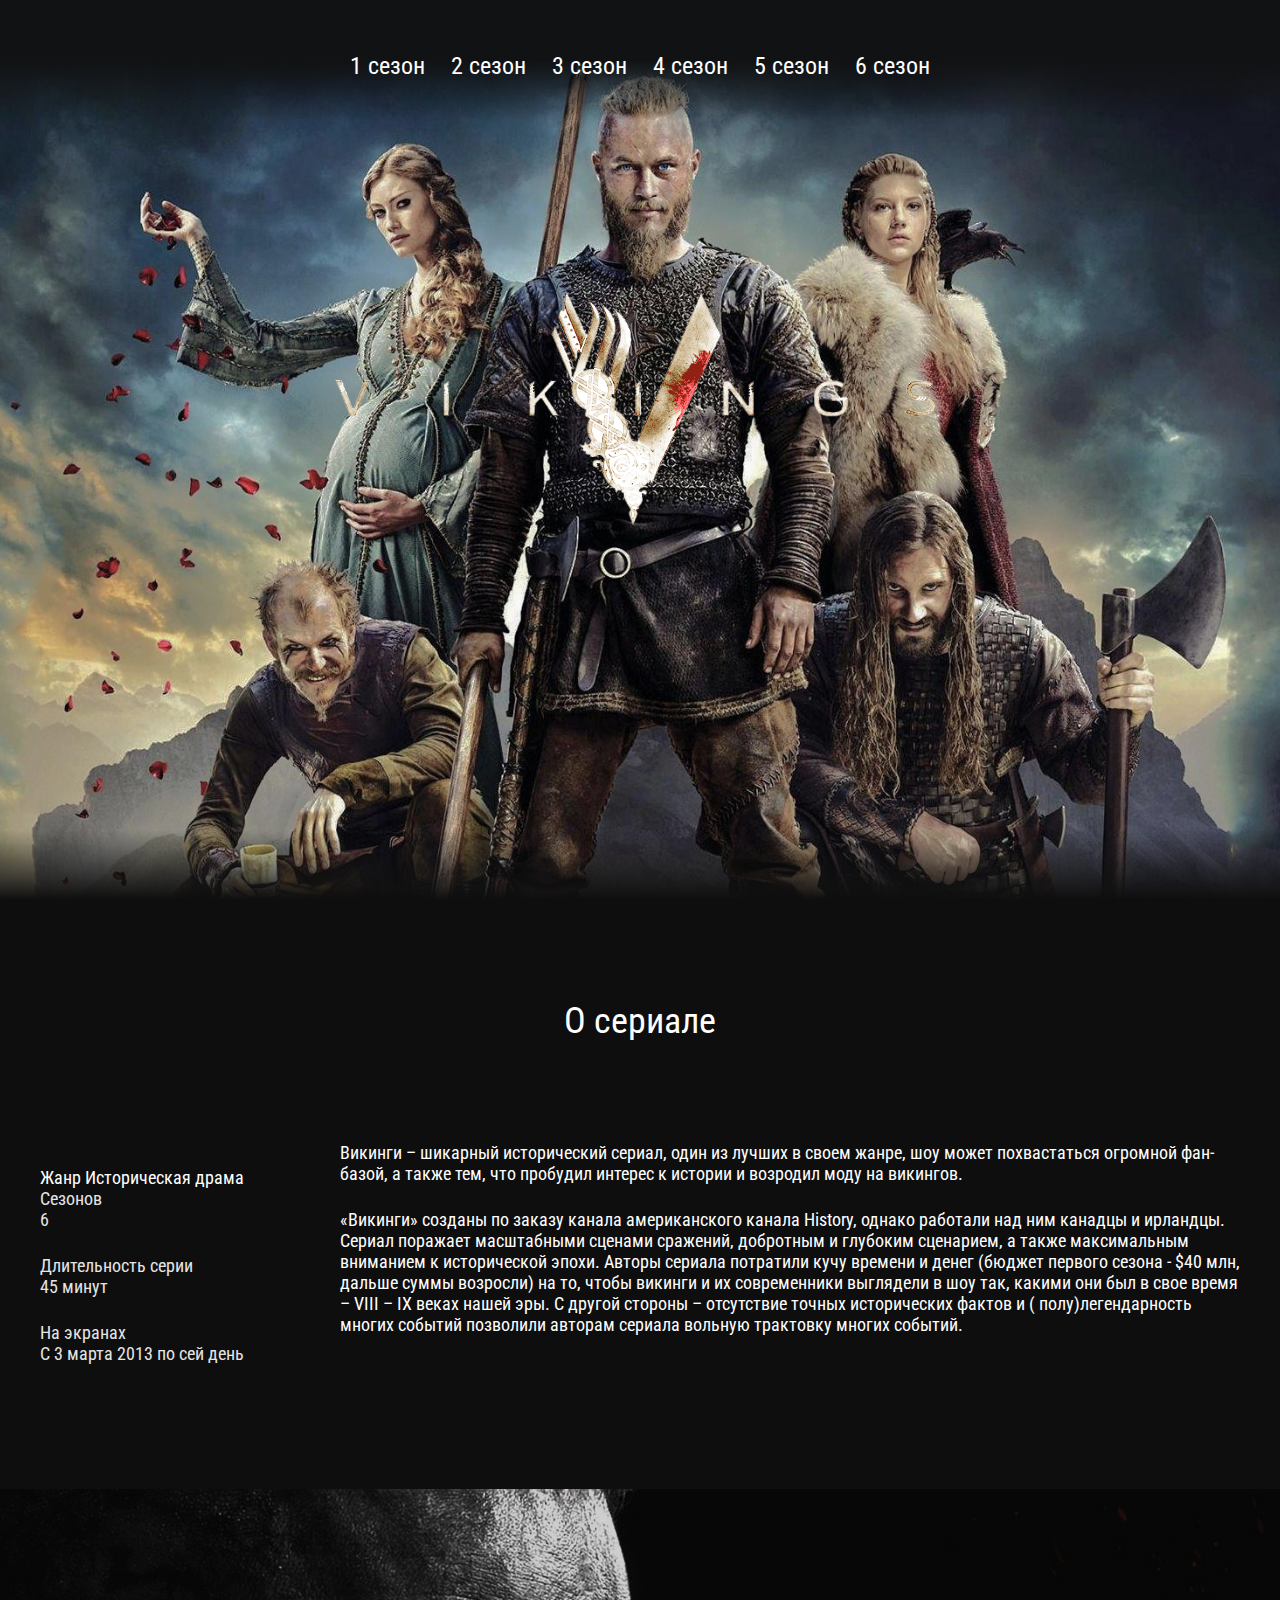
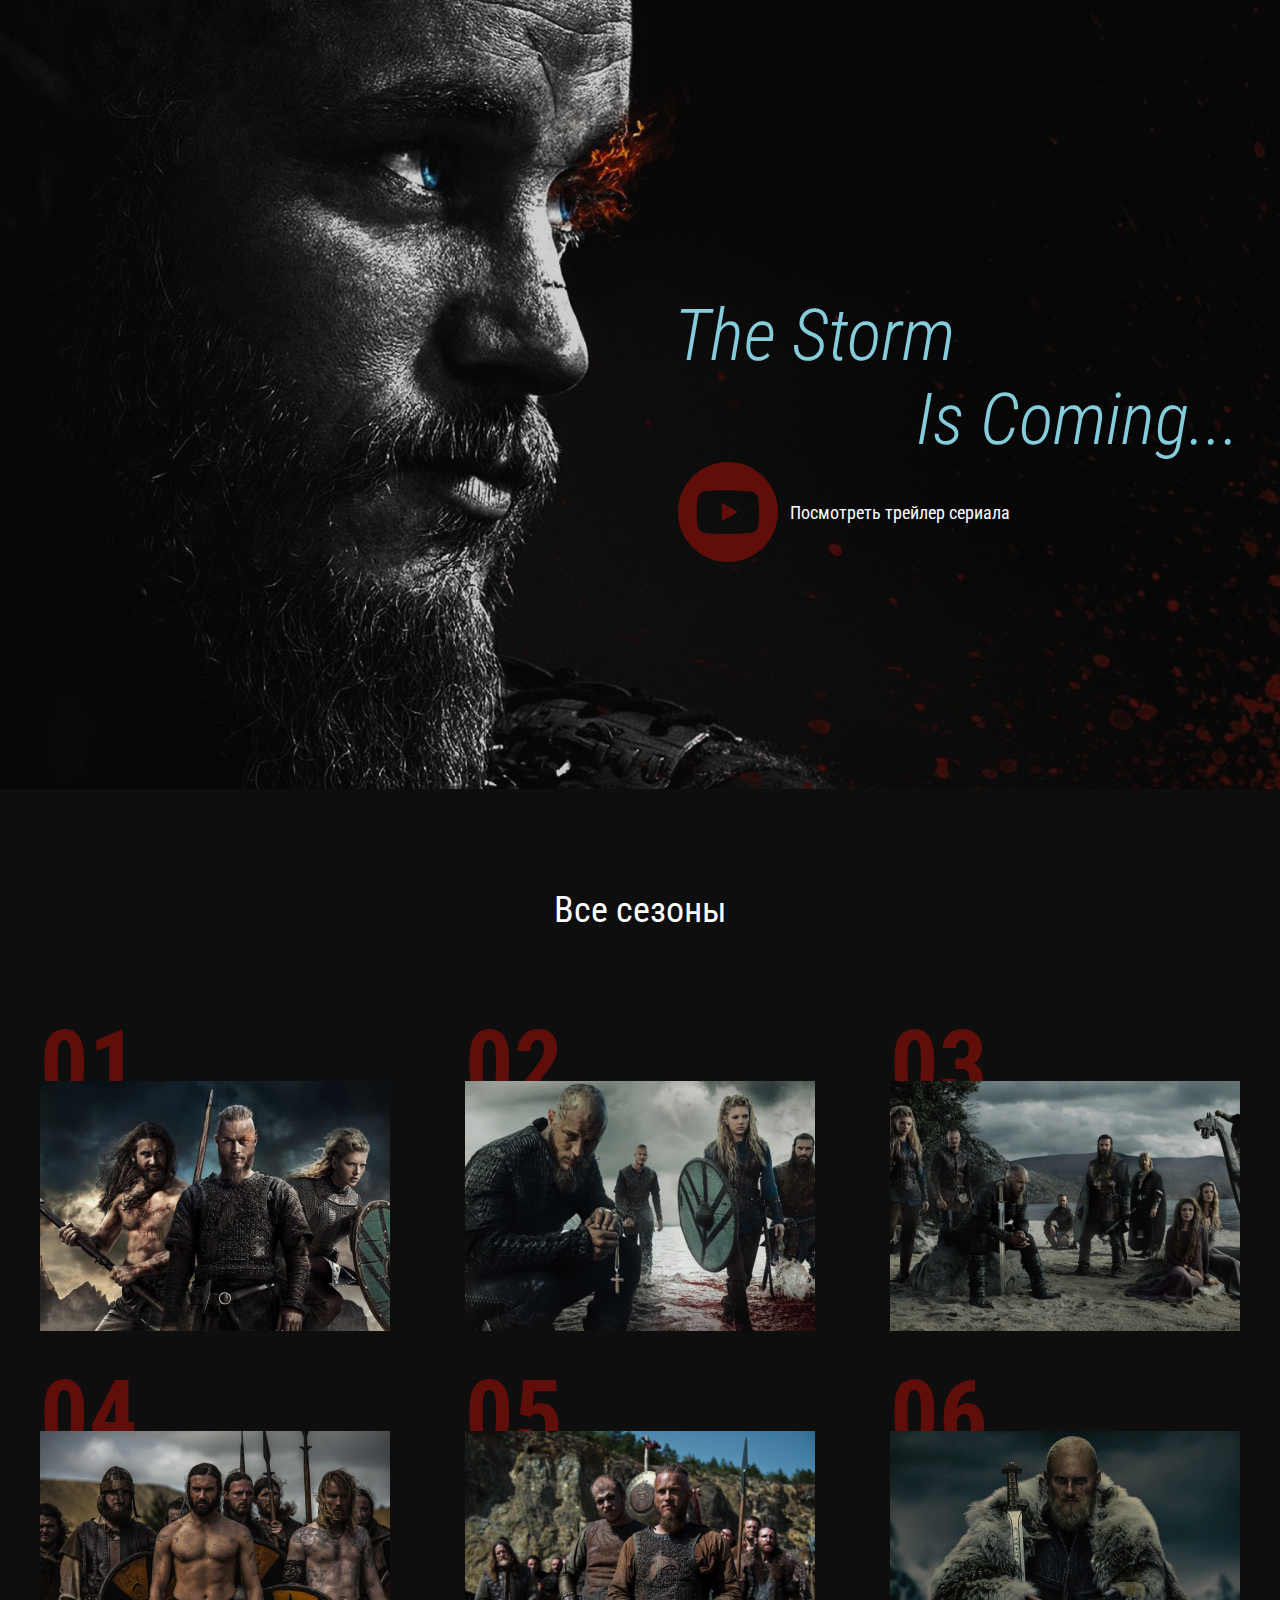
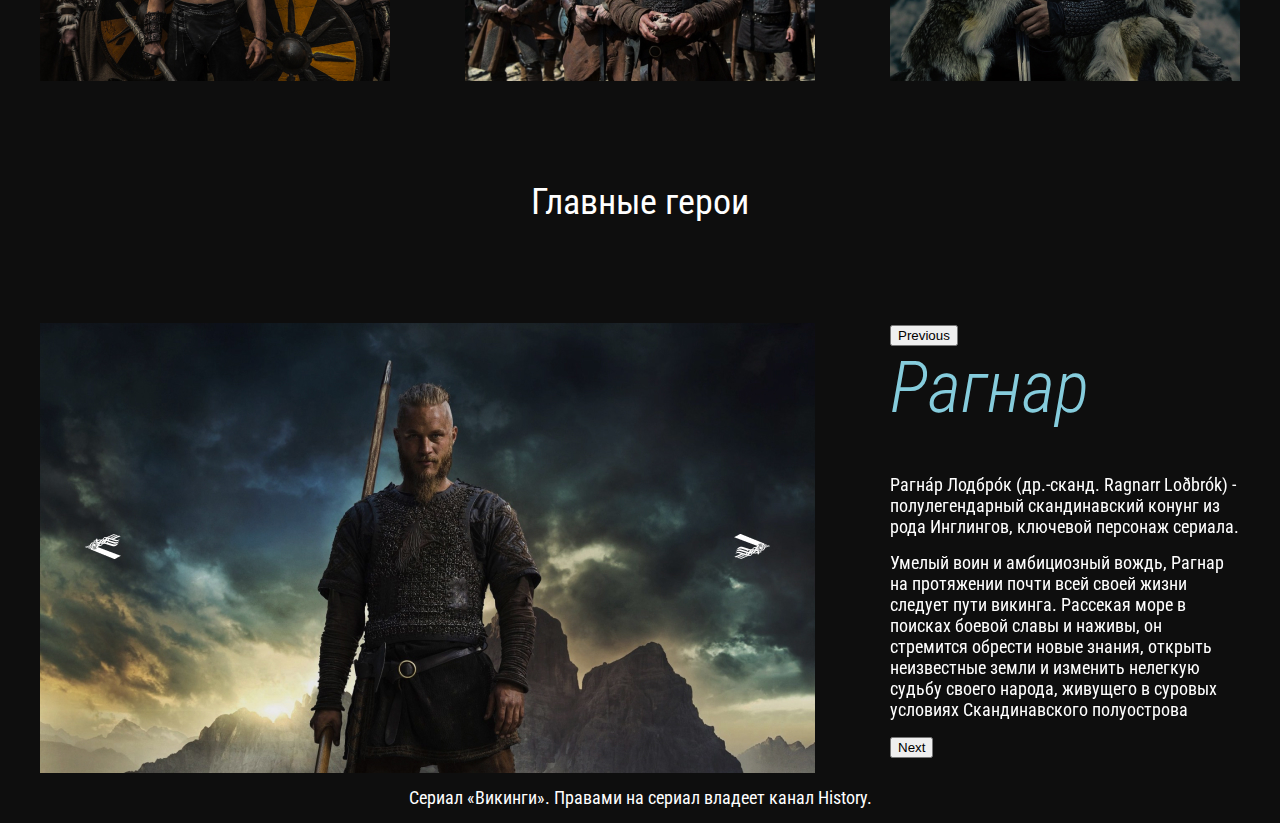
<file: index.html>
<!DOCTYPE html>
<html lang="en">

<head>
  <meta charset="UTF-8">
  <meta name="viewport" content="width=device-width, initial-scale=1.0">
  <meta http-equiv="X-UA-Compatible" content="ie=edge">
  <title>Document</title>

  <link rel="preconnect" href="https://fonts.googleapis.com">
  <link rel="preconnect" href="https://fonts.gstatic.com" crossorigin>
  <link href="https://fonts.googleapis.com/css2?family=Roboto+Condensed:ital,wght@0,400;0,700;1,300&display=swap"
    rel="stylesheet">

  <link rel="stylesheet" href="css/reset.css">
  <link rel="stylesheet" href="css/slick.css">
  <link rel="stylesheet" href="css/jquery.fancybox.css">
  <link rel="stylesheet" href="css/style.css">
</head>

<body>

  <header class="header">
    <nav class="menu">
      <ul class="menu__list">
        <li class="menu__list-item">
          <a class="menu__list-link" href="season-1.html"> 1 сезон</a>
        </li>
        <li class="menu__list-item">
          <a class="menu__list-link" href="#"> 2 сезон</a>
        </li>
        <li class="menu__list-item">
          <a class="menu__list-link" href="#"> 3 сезон</a>
        </li>
        <li class="menu__list-item">
          <a class="menu__list-link" href="#"> 4 сезон</a>
        </li>
        <li class="menu__list-item">
          <a class="menu__list-link" href="#"> 5 сезон</a>
        </li>
        <li class="menu__list-item">
          <a class="menu__list-link" href="#"> 6 сезон</a>
        </li>
      </ul>
    </nav>
    <div class="logo">
      <img class="logo__img" src="images/logo.png" alt="Логотип">
    </div>
  </header>

   
  <section class="about section-page">
    <div class="container">
      <h3 class="title">
        О сериале
      </h3>
      <div class="about__inner">
        <ul class="about__info">
          <li class="about_info-item">
          <li>
            Жанр
            <span>Историческая драма</span>
          </li>
          <li class="about_info-item"> Сезонов
            <span>6</span>

          </li>
          <li class="about_info-item"> Длительность серии
            <span>45 минут</span>
          </li>
          <li class="about_info-item"> На экранах
            <span>С 3 марта 2013 по сей день</span>
          </li>

        </ul>
        <div class="about__text">
          <p>
            Викинги – шикарный исторический сериал, один из
            лучших в своем жанре, шоу может похвастаться огромной
            фан-базой, а также тем, что пробудил интерес к истории
            и возродил моду на викингов.

          </p>
          <p>
            «Викинги» созданы по заказу канала американского канала
            History, однако работали над ним канадцы и ирландцы.
            Сериал поражает масштабными сценами сражений, добротным
            и глубоким сценарием, а также максимальным вниманием
            к исторической эпохи. Авторы сериала потратили кучу
            времени и денег (бюджет первого сезона - $40 млн,
            дальше суммы возросли) на то, чтобы викинги и их
            современники выглядели в шоу так, какими они был в
            свое время – VIII – IX веках нашей эры. С другой
            стороны – отсутствие точных исторических фактов и (
            полу)легендарность многих событий позволили
            авторам сериала вольную трактовку многих событий.

          </p>
        </div>
      </div>
    </div>
  </section>
  <section class="video">
    <div class="container">
      <h3 class="video__text">
        <span>The Storm</span>
        Is Coming...
      </h3>
      <a class="video__btn" data-fancybox href="https://youtu.be/NBb16wTSMEs">Посмотреть трейлер сериала</a>
    </div>
  </section>

   

  <section class="seasons section-page">
    <div class="container">
      <h3 class="title">
        Все сезоны
      </h3>
      <ol class="seasons__inner">
        <li class="seasons__item" style="background-image: url('images/seasons-image-1.jpg');">
          <a class="seasons__link" href="#">Смотреть</a>
        </li>
        <li class="seasons__item" style="background-image: url('images/seasons-image-2.jpg');">
           <a class="seasons__link" href="#">Смотреть</a>
        </li>
        <li class="seasons__item" style="background-image: url('images/seasons-image-3.jpg');">
          <a class="seasons__link" href="#">Смотреть</a>
        </li>
        <li class="seasons__item" style="background-image: url('images/seasons-image-4.jpg');">
          <a class="seasons__link" href="#">Смотреть</a>
        </li>
        <li class="seasons__item" style="background-image: url('images/seasons-image-5.jpg');">
          <a class="seasons__link" href="#">Смотреть</a>
        </li>
        <li class="seasons__item" style="background-image: url('images/seasons-image-6.jpg');">
          <a class="seasons__link" href="#">Смотреть</a>
        </li>
      
      </ol>
    </div>
  </section>



  <section class="heroes section-pag">
    <div class="container">
      <h3 class="title">Главные герои</h3>
      <div class="heroes__inner">
        <div class="heroes__slider-img">
          <img class="heroes__images" src="images/hero-1.jpg" alt="">
          <img class="heroes__images" src="images/hero-1.jpg" alt="">
          <img class="heroes__images" src="images/hero-1.jpg" alt="">

        </div>
        <div class="heroes__slider-text">
          <div class="heroes__text">
            <h4 class="heroes__name">Рагнар</h4>

            <p>
              Рагна́р Лодбро́к (др.-сканд. Ragnarr Loðbrók) - полулегендарный скандинавский конунг из рода Инглингов, ключевой персонаж сериала.
           </p>
            <p>
              Умелый воин и амбициозный вождь, Рагнар на протяжении почти всей своей жизни следует пути викинга. Рассекая море в поисках боевой славы и наживы, он стремится обрести новые знания, открыть неизвестные земли и изменить нелегкую судьбу своего народа, живущего в суровых условиях Скандинавского полуострова
            </p>
          </div>
          <div class="heroes__text">
            <h4 class="heroes__name">Рагнар2</h4>
            <p>
              Рагна́р Лодбро́к (др.-сканд. Ragnarr Loðbrók) - полулегендарный скандинавский конунг из рода Инглингов, ключевой персонаж сериала.
           </p>
            <p>
              Умелый воин и амбициозный вождь, Рагнар на протяжении почти всей своей жизни следует пути викинга. Рассекая море в поисках боевой славы и наживы, он стремится обрести новые знания, открыть неизвестные земли и изменить нелегкую судьбу своего народа, живущего в суровых условиях Скандинавского полуострова
            </p>
          </div>
          <div class="heroes__text">
            <h4 class="heroes__name">Рагнар3</h4>
            <p>
              Рагна́р Лодбро́к (др.-сканд. Ragnarr Loðbrók) - полулегендарный скандинавский конунг из рода Инглингов, ключевой персонаж сериала.
           </p>
            <p>
              Умелый воин и амбициозный вождь, Рагнар на протяжении почти всей своей жизни следует пути викинга. Рассекая море в поисках боевой славы и наживы, он стремится обрести новые знания, открыть неизвестные земли и изменить нелегкую судьбу своего народа, живущего в суровых условиях Скандинавского полуострова
            </p>
          </div>

        </div>

      </div>
    </div>
  </section>

  <footer class="footer">
    <div class="container">
      
    </div>
    <p class="copy">
      Сериал «Викинги». Правами на сериал владеет канал History.
    </p>
  </footer>

  



  <script src="https://ajax.googleapis.com/ajax/libs/jquery/3.4.1/jquery.min.js"></script>
  <script src="js/slick.min.js"></script>
  <script src="js/jquery.fancybox.min.js"></script>
  <script src="js/main.js"></script>
</body>

</html>
</file>
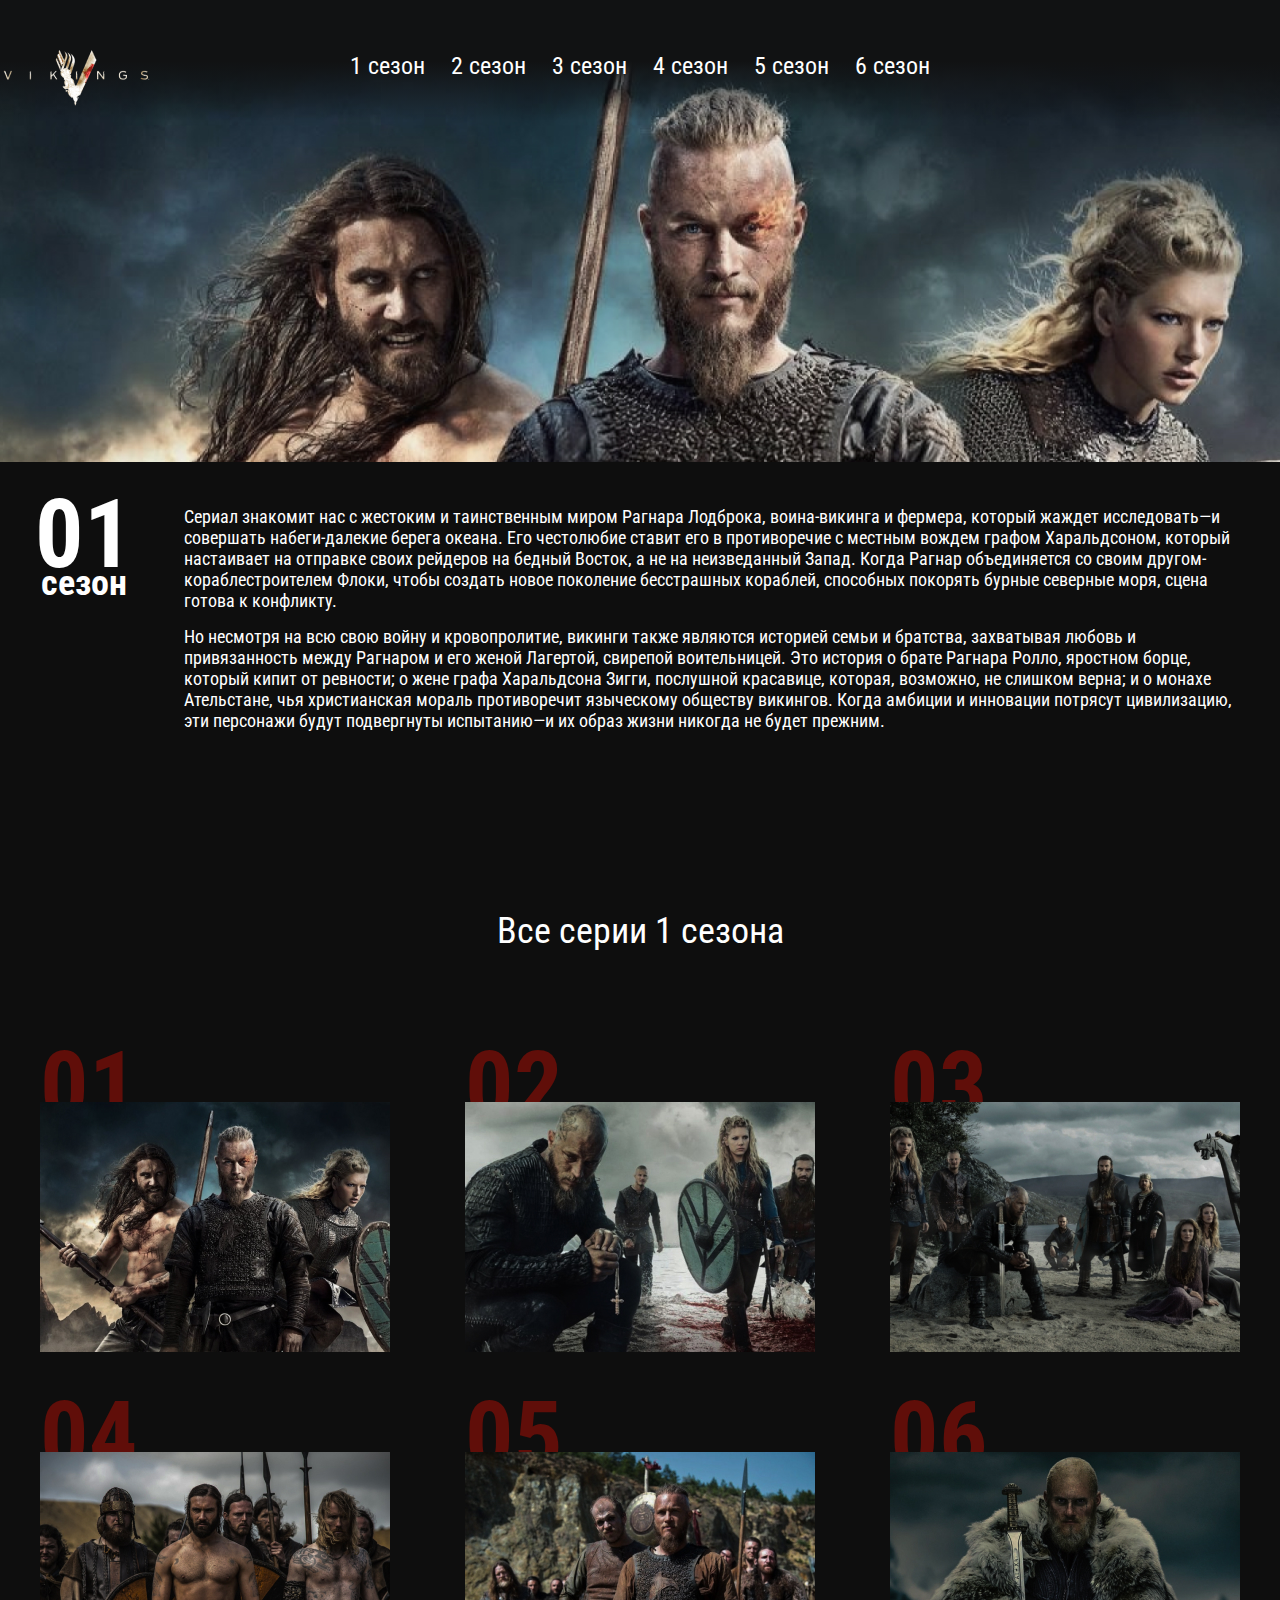
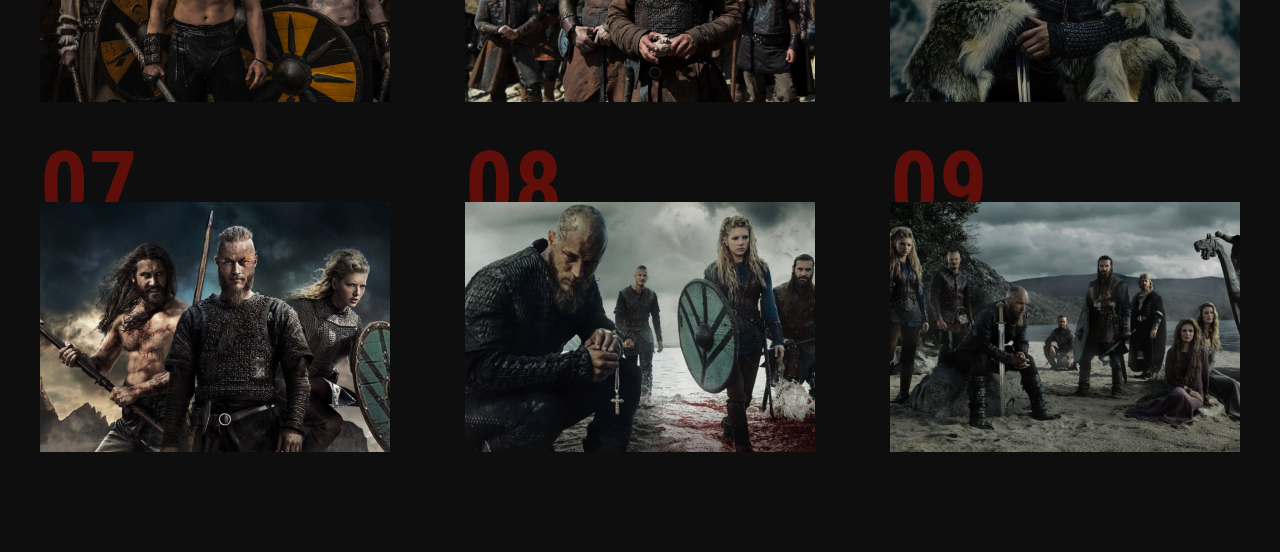
<file: season-1.html>
<!DOCTYPE html>
<html lang="en">

<head>
  <meta charset="UTF-8">
  <meta name="viewport" content="width=device-width, initial-scale=1.0">
  <meta http-equiv="X-UA-Compatible" content="ie=edge">
  <title>Document</title>

  <link rel="preconnect" href="https://fonts.googleapis.com">
  <link rel="preconnect" href="https://fonts.gstatic.com" crossorigin>
  <link href="https://fonts.googleapis.com/css2?family=Roboto+Condensed:ital,wght@0,400;0,700;1,300&display=swap"
    rel="stylesheet">

  <link rel="stylesheet" href="css/reset.css">
  <link rel="stylesheet" href="css/jquery.fancybox.css">
  <link rel="stylesheet" href="css/style.css">
</head>

<body>

  <header class="page-header">
   <nav class="menu">
    <div class="menu__container">
    <a href="index.html" class="page-logo">
    <img src="images/page-logo.png" alt="">
  </a>
    <ul class="menu__list">
      <li class="menu__list-item">
        <a class="menu__list-link menu__list-link--active" href="#"> 1 сезон</a>
      </li>
      <li class="menu__list-item">
        <a class="menu__list-link" href="#"> 2 сезон</a>
      </li>
      <li class="menu__list-item">
        <a class="menu__list-link" href="#"> 3 сезон</a>
      </li>
      <li class="menu__list-item">
        <a class="menu__list-link" href="#"> 4 сезон</a>
      </li>
      <li class="menu__list-item">
        <a class="menu__list-link" href="#"> 5 сезон</a>
      </li>
      <li class="menu__list-item">
        <a class="menu__list-link" href="#"> 6 сезон</a>
      </li>
    </ul>
  </div>
  </nav>

  <div class="season-info">
    <div class="season-info__num">
      01
      <span>сезон</span>
    </div>
    <div class="season-info__text">
      <p>
        Сериал знакомит нас с жестоким и таинственным миром Рагнара Лодброка, воина-викинга и фермера, который жаждет исследовать—и совершать набеги-далекие берега океана. Его честолюбие ставит его в противоречие с местным вождем графом Харальдсоном, который настаивает на отправке своих рейдеров на бедный Восток, а не на неизведанный Запад. Когда Рагнар объединяется со своим другом-кораблестроителем Флоки, чтобы создать новое поколение бесстрашных кораблей, способных покорять бурные северные моря, сцена готова к конфликту.
      </p>
      <p>
        Но несмотря на всю свою войну и кровопролитие, викинги также являются историей семьи и братства, захватывая любовь и привязанность между Рагнаром и его женой Лагертой, свирепой воительницей. Это история о брате Рагнара Ролло, яростном борце, который кипит от ревности; о жене графа Харальдсона Зигги, послушной красавице, которая, возможно, не слишком верна; и о монахе Ательстане, чья христианская мораль противоречит языческому обществу викингов. Когда амбиции и инновации потрясут цивилизацию, эти персонажи будут подвергнуты испытанию—и их образ жизни никогда не будет прежним.
      </p>
    </div>
  </div>
</header>
<section class="seasons section-page">
  <div class="container">
    <h3 class="title">
      Все серии 1 сезона
    </h3>
    <ol class="seasons__inner">
      <li class="seasons__item" style="background-image: url('images/seasons-image-1.jpg');">
        <a class="seasons__link" data-fancybox="galery" href="https://youtu.be/NBb16wTSMEs?autoplay=0">Смотреть</a>
      </li>
      <li class="seasons__item" style="background-image: url('images/seasons-image-2.jpg');">
         <a class="seasons__link" data-fancybox="gallery" href="https://youtu.be/NBb16wTSMEs?autoplay=0">Смотреть</a>
      </li>
      <li class="seasons__item" style="background-image: url('images/seasons-image-3.jpg');">
        <a class="seasons__link" data-fancybox="gallery" href="https://youtu.be/NBb16wTSMEs?autoplay=0">Смотреть</a>
      </li>
      <li class="seasons__item" style="background-image: url('images/seasons-image-4.jpg');">
        <a class="seasons__link" data-fancybox="gallery" href="https://youtu.be/NBb16wTSMEs?autoplay=0">Смотреть</a>
      </li>
      <li class="seasons__item" style="background-image: url('images/seasons-image-5.jpg');">
        <a class="seasons__link" data-fancybox="gallery" href="https://youtu.be/NBb16wTSMEs?autoplay=0">Смотреть</a>
      </li>
      <li class="seasons__item" style="background-image: url('images/seasons-image-6.jpg');">
        <a class="seasons__link" data-fancybox="gallery" href="https://youtu.be/NBb16wTSMEs?autoplay=0">Смотреть</a>
      </li>
      <li class="seasons__item" style="background-image: url('images/seasons-image-1.jpg');">
        <a class="seasons__link" data-fancybox="gallery" href="https://youtu.be/NBb16wTSMEs?autoplay=0">Смотреть</a>
      </li>
      <li class="seasons__item" style="background-image: url('images/seasons-image-2.jpg');">
        <a class="seasons__link" data-fancybox="gallery" href="https://youtu.be/NBb16wTSMEs?autoplay=0">Смотреть</a>
      </li>
      <li class="seasons__item" style="background-image: url('images/seasons-image-3.jpg');">
        <a class="seasons__link" data-fancybox="gallery" href="https://youtu.be/NBb16wTSMEs?autoplay=0">Смотреть</a>
      </li>
    
    </ol>
  </div>
</section>





      </div>

    </div>
  </div>








  <script src="https://ajax.googleapis.com/ajax/libs/jquery/3.4.1/jquery.min.js"></script>
  <script src="js/jquery.fancybox.min.js"></script>
  <script src="js/main.js"></script>
</body>

</html>
</file>
<file: css/style.css>
*{
    box-sizing: border-box;
}

body{
    background-color: #0E0E0E;
    color: #fff;
    font-family: 'Roboto Condensed', sans-serif;
    font-weight: 400;
    font-size: 18px;
    line-height: 21px;

}
a{
    color: inherit;
    text-decoration: none;


}

ul{
    list-style: none;
}
.container{
    max-width: 1220px;
    padding: 0 10px;
    margin: auto;
}
.section-page{
    padding: 100px 0;
    }

    .title{
        text-align: center;
        margin-bottom: 100px;
        font-size: 36px;
        line-height: 42px;
        font-weight: 400;
    }

.header{
    background-image: url('../images/header-bg.jpg');
    height: 100vh;
    background-repeat: no-repeat;
    background-size: cover;
    background-position: center 50px;
    text-align: center;
    position: relative;
}  

.header::after{
        content: '';
        position: absolute;
        height: 70px;
        bottom: 0;
        left: 0;
        width: 100%;
        background: linear-gradient(180deg, #0E0E0E 0%, rgba(17, 17, 17, 0.850295) 16.53%, rgba(32, 31, 33, 0) 100%);
        transform: rotate(180deg);


    }

.menu{
    padding: 50px 0 58px;
    background: linear-gradient(180deg, #111213 0%, #111213 43.62%, rgba(32, 31, 33, 0) 86.33%);
    }


.menu__list{
    display: flex;
    justify-content: center;
    
}
.menu__list-item{
    padding: 0 13px;
}

.menu__list-link{
font-size: 36px;
line-height: 42px;
}
.menu__list-link:hover{
    color: #85CCDC;
    text-decoration: underline;
}

.logo{
    padding-top: 17vh;
}

.about__inner{
    display: flex;

}
.about__info{
    width: 375px;
    margin-right: 50px;
    flex: none;
}

.about_info-item{
    margin-bottom: 25px;
    color:  #E5E5E5;;
}

.about_info-item span{
    display: block;
}
.about__text p{
    margin-bottom: 25px;
}
.video{
    background-image: url('../images/video-bg.jpg');
    height: 100vh;
    background-size:cover;
    background-position: center center;
    background-repeat: no-repeat;
    text-align: right;
}
.video__text{
    font-style: italic;
    font-weight: 300;
    font-size: 72px;
    line-height: 84px;
    color: #85CCDC;
    padding-top: 45vh;
    margin-bottom: 40px;

}
.video__text span{
    display: block;
    padding-right: 285px;

}
.video__btn{
    padding-left: 112px;
    position: relative;
    margin-right: 230px;
}
.video__btn::before{
    content: '';
    position: absolute;
    width: 100px;
    height: 100px;
    top: -40px;
    left: 0;
    background-image: url('../images/youtube-btn.svg');


}

.seasons__inner{
    display: grid;
    grid-template-columns: repeat(auto-fill,minmax(284px,1fr));
    grid-gap: 100px 75px;
    counter-reset: counter;
    padding-top: 50px;

}

.seasons__item{
    height: 250px;
    background-repeat: no-repeat;
    background-position: center center;
    background-size: cover;
    list-style: none;
    position: relative;
    display: flex;
    justify-content: center;
    align-items: center;

}

.seasons__item:hover .seasons__link{
    opacity: 1;
}

.seasons__item::before{
    content: '0' counter(counter);
    counter-increment: counter;
    position: absolute;
    font-weight: bold;
    font-size: 96px;
    line-height: 112px;
    color: #600E09;
    left: 0;
    top: -72px;
    z-index: -1;
}

.seasons__item:nth-child(n+10)::before{
    content: counter(counter);
}

.seasons__item:hover::after{
    content: '';
    position: absolute;
    top: 0;
    left: 0;
    right: 0;
    bottom: 0;
    background: rgba(14, 14, 14, 0.8);
}
     


.seasons__link{
    font-size: 36px;
    line-height: 42px;
    padding: 12px 78px 11pxe;
    background-color: #0E0E0E;
    opacity: 0;
    transition: all .3s;
    z-index: 2;
}


.heroes__inner{
    display: flex;
    justify-content: space-between;
}

.heroes__slider-img{
    max-width: 775px;
}

.heroes__slider-text{
    max-width: 350px;
}

.slick-btn{
    position: absolute;
    top: 50%;
    transform: translateY(-50%);
    border: none;
    background: transparent;
    z-index: 5;
    cursor: pointer;
    outline: none;

}


.slick-prev{
    left: 38px;

}

.slick-next{
    right: 38px;

}

.heroes__name{
font-style: italic;
font-weight: 300;
font-size: 72px;
line-height: 84px;
color: #85CCDC;
margin-bottom: 44px;
}

.heroes__text p{
    margin-bottom: 15px;
}

.copy{
    padding: 14px 0 15px;
    text-align: center;

}
/* start seson-1 */

.page-header{
    background-image: url('../images/season-1bg.jpg');
    background-repeat: no-repeat;
    background-position: center center;
    background-size: cover;
    height: 90vh;
    position: relative;
    
}

.menu__container{
    max-width: 1385px;
    margin: 0 auto;
    position: relative;
}



.page-logo{
    position: absolute;
    left: 0;
}

.season-info{
    position: absolute;
    max-width: 1385px;
    display: flex;
    padding: 44px 47px 64px 35px;
    background-color: #0E0E0E;
    bottom: 0;
    left: 0;
    right: 0;
    margin: 0 auto;

}

.season-info__num{
    font-weight: bold;
    font-size: 96px;
    line-height: 56px;
    text-align: center;
    margin-right: 51px;
}

.season-info__num span{
    display: block;
    font-size: 36px;
    line-height: 42px;

}

.season-info__text p{
    margin-bottom: 15px;

}





/* end season-1 */


/* start media */

@media ( max-width: 1366px){
    .logo__img{
        width: 50%;
    }
    .menu__list-link{
        font-size: 24px;
        line-height: 32px;
    }
    .about__info{
        width: 250px;
    }


@media ( max-width: 1200px){
    .heroes__inner{
        display: block;
    }
    .heroes__slider-text{
        max-width: 100%;
        padding-top: 50px;
    }
    .heroes__slider-img{
        max-width: 100%;
    }
}

@media ( max-width: 1088px){
    .seasons__item{
        height: 340px;
        }
    }


}

@media ( max-width: 768px){
    .about__inner{
        display: block;
    }
    .section-page{
        padding: 50px 0;
    }
    .title{
        margin-bottom: 50px;
    }
    .body{
        font-size: 16px;
        line-height: 19px;
    }

    .video__text{
        font-size: 48px;
        line-height: 56px;
    }


    .video__text span{
        padding-right: 200px;
    }

    .video__btn{
        margin-right: 0;
        padding-left: 62px;

    }

    .video__btn::before{
        width: 50px;
        height: 50px;
        background-size: cover;
        top: -16px;
    }

    .seasons__inner{
        grid-gap: 80px 35px;
    }

    .slick-btn{
        display: none;
    }

    
}



@media ( max-width: 640px){
    .menu__list{
        display: none;
        }
    .logo{
        padding-top: 21vh;
        }
    }


@media ( max-width: 414px){
    seasons__item{
        height: 203px;
     }
}




/* end media */
</file>
